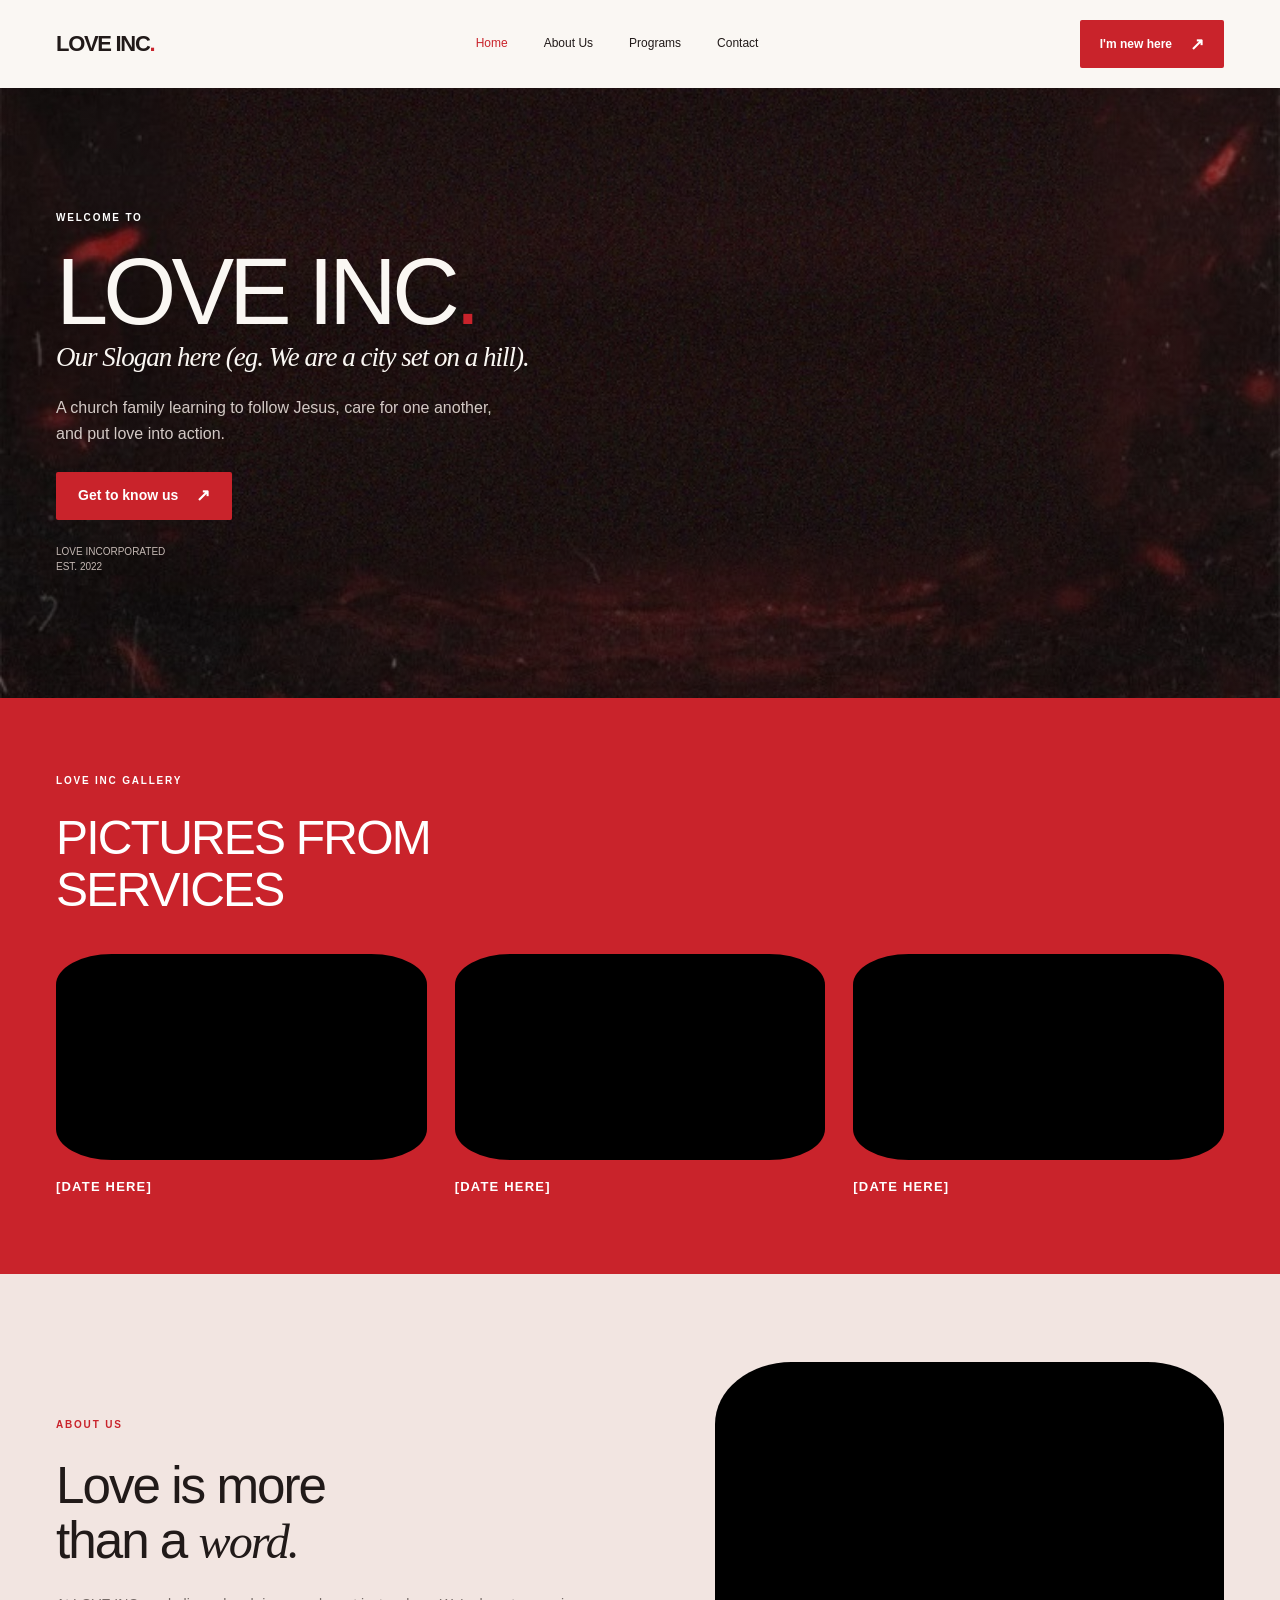
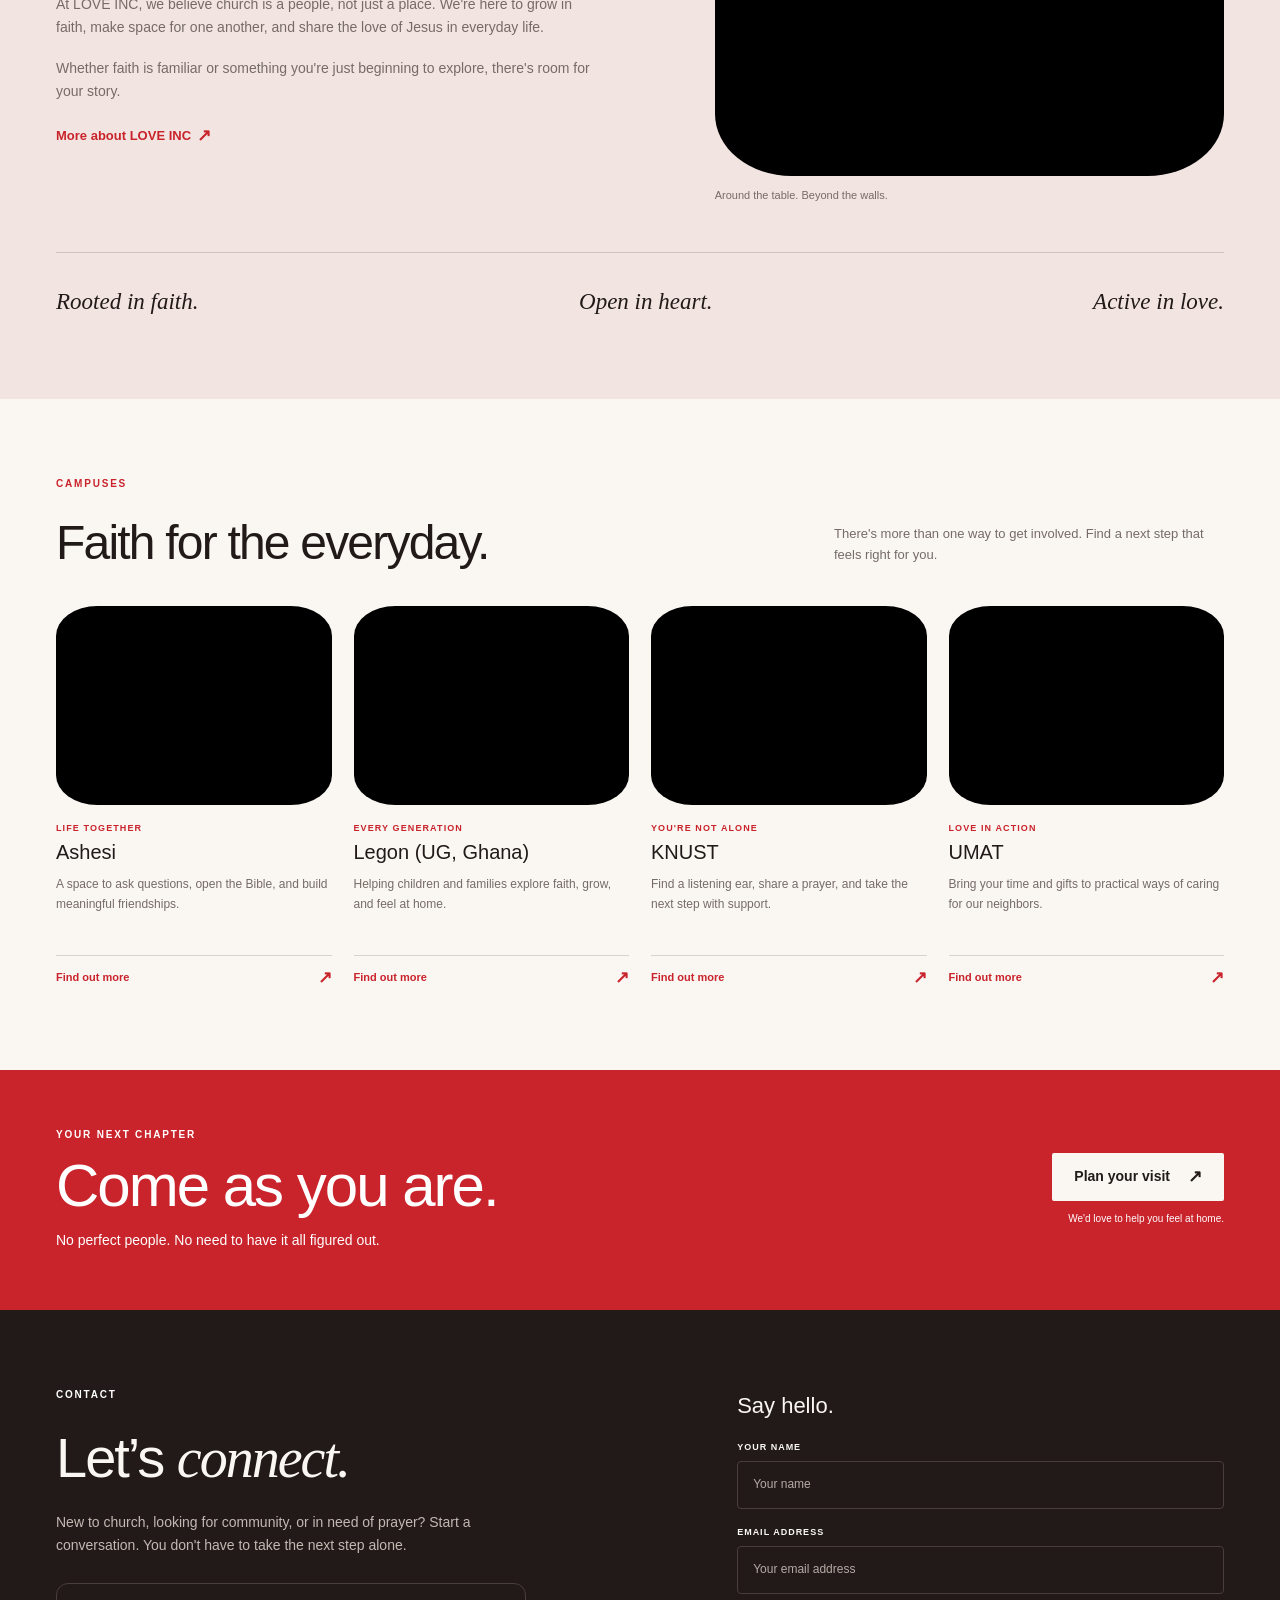
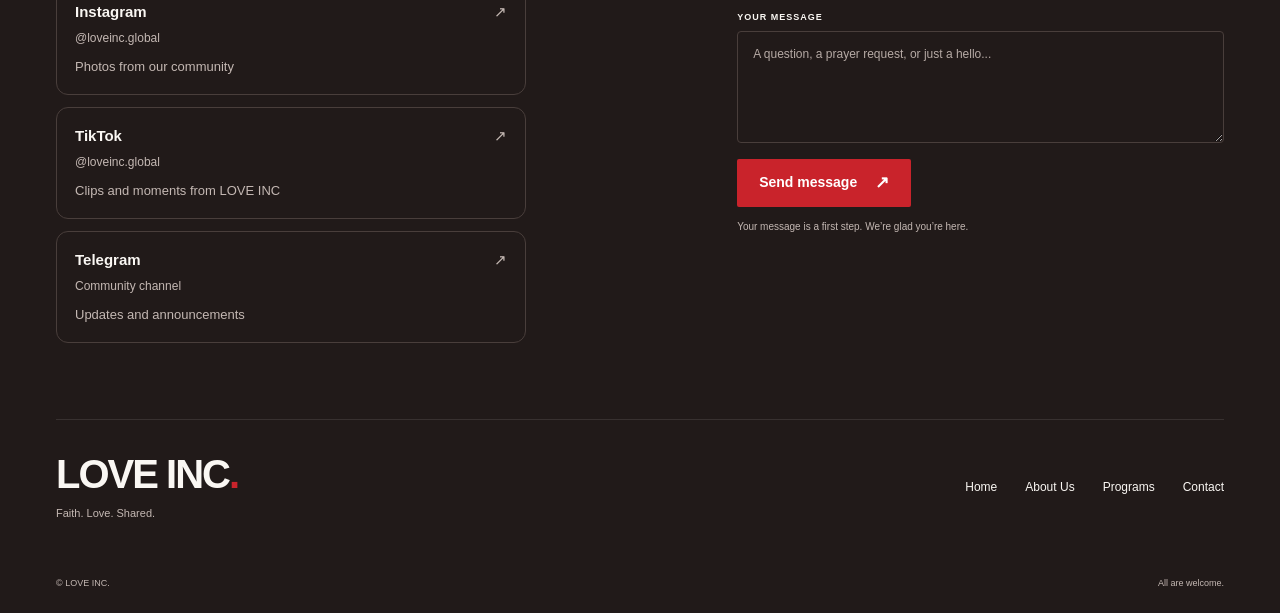
<file: index.html>
<!DOCTYPE html>
<html lang="en">
<head>
    <meta charset="UTF-8">
    <meta name="viewport" content="width=device-width, initial-scale=1.0">
    <meta name="theme-color" content="#211a19">
    <meta name="description" content="A church family learning to follow Jesus, care for one another, and put love into action.">
    <title>LOVE INC. — Faith. Love. Shared.</title>
    <!-- The page-wide theme is in index_css.css; .hero uses hero-fire.jpg. -->
    <link rel="icon" type="image/png" href="favicon.png">
    <link rel="stylesheet" href="index_css.css">
</head>
<body>
    <!-- Header and navigation styling: .site-header, .header-inner, .main-nav, .wordmark, and .header-cta. -->
    <header class="site-header">
        <div class="container header-inner">
            <a class="wordmark" href="#home" aria-label="LOVE INC. home">LOVE INC<span>.</span></a>
            <nav class="main-nav" aria-label="Main navigation">
                <a class="active" href="#home">Home</a>
                <a href="#about">About Us</a>
                <a href="programs.html">Programs</a>
                <a href="#contact">Contact</a>
            </nav>
            <a class="button button-red header-cta" href="#visit">I'm new here <span aria-hidden="true">↗</span></a>
        </div>
    </header>

    <main>
        <!-- Welcome banner styling: .hero, .hero-content, .hero-script, .hero-copy, and .hero-note. -->
        <section class="hero" id="home">
            <div class="container hero-content">
                <p class="eyebrow eyebrow-light">Welcome to</p>
                <h1>LOVE INC<span>.</span></h1>
                <p class="hero-script">Our Slogan here (eg. We are a city set on a hill).</p>
                <p class="hero-copy">A church family learning to follow Jesus, care for one another, and put love into action.</p>
                <a class="button button-red" href="#about">Get to know us <span aria-hidden="true">↗</span></a>
                <p class="hero-note">LOVE INCORPORATED<br>EST. 2022</p>
            </div>
        </section>

        <!-- Red photo gallery styling: .gallery, .gallery-grid, .gallery-card, and .gallery-image. -->
        <section class="gallery section-red" aria-labelledby="gallery-title">
            <div class="container">
                <p class="eyebrow eyebrow-light">Love Inc gallery</p>
                <h2 class="section-title gallery-title" id="gallery-title">Pictures from<br>services</h2>
                <div class="gallery-grid">
                    <article class="gallery-card">
                        <!-- .image-placeholder sets the black fill and rounded corners; .gallery-image sets its shape. -->
                        <div class="image-placeholder gallery-image" role="img" aria-label="Black image placeholder"></div>
                        <p class="eyebrow eyebrow-light">[DATE HERE]</p>
                        
                    </article>
                    <article class="gallery-card">
                        <div class="image-placeholder gallery-image" role="img" aria-label="Black image placeholder"></div>
                        <p class="eyebrow eyebrow-light">[DATE HERE]</p>
                        
                    </article>
                    <article class="gallery-card">
                        <div class="image-placeholder gallery-image" role="img" aria-label="Black image placeholder"></div>
                        <p class="eyebrow eyebrow-light">[DATE HERE]</p>
                        
                    </article>
                </div>
            </div>
        </section>

        <!-- About and values styling: .about-grid, .about-copy, .about-figure, .about-image, and .values-row. -->
        <section class="about section-blush" id="about">
            <div class="container">
                <div class="about-grid">
                    <div class="about-copy">
                        <p class="eyebrow">About us</p>
                        <h2>Love is more<br>than a <em>word.</em></h2>
                        <p>At LOVE INC, we believe church is a people, not just a place. We're here to grow in faith, make space for one another, and share the love of Jesus in everyday life.</p>
                        <p>Whether faith is familiar or something you're just beginning to explore, there's room for your story.</p>
                        <a class="text-link" href="#contact">More about LOVE INC <span aria-hidden="true">↗</span></a>
                    </div>
                    <figure class="about-figure">
                        <div class="image-placeholder about-image" role="img" aria-label="Black image placeholder"></div>
                        <figcaption>Around the table. Beyond the walls.</figcaption>
                    </figure>
                </div>
                <div class="values-row" aria-label="Our values">
                    <p>Rooted in faith.</p>
                    <p>Open in heart.</p>
                    <p>Active in love.</p>
                </div>
            </div>
        </section>

        <!-- Campus cards styling: .programs-heading, .program-grid, .program-card, and .program-image. -->
        <section class="programs" id="campuses">
            <div class="container">
                <p class="eyebrow">CAMPUSES</p>
                <div class="programs-heading">
                    <h2>Faith for the everyday.</h2>
                    <p>There's more than one way to get involved. Find a next step that feels right for you.</p>
                </div>
                <div class="program-grid">
                    <article class="program-card">
                        <!-- .image-placeholder sets the black fill and rounded corners; .program-image sets its shape. -->
                        <div class="image-placeholder program-image" role="img" aria-label="Black image placeholder"></div>
                        <p class="eyebrow">Life together</p>
                        <h3>Ashesi</h3>
                        <p>A space to ask questions, open the Bible, and build meaningful friendships.</p>
                        <a class="program-link" href="#contact">Find out more <span aria-hidden="true">↗</span></a>
                    </article>
                    <article class="program-card">
                        <div class="image-placeholder program-image" role="img" aria-label="Black image placeholder"></div>
                        <p class="eyebrow">Every generation</p>
                        <h3>Legon (UG, Ghana)</h3>
                        <p>Helping children and families explore faith, grow, and feel at home.</p>
                        <a class="program-link" href="#contact">Find out more <span aria-hidden="true">↗</span></a>
                    </article>
                    <article class="program-card">
                        <div class="image-placeholder program-image" role="img" aria-label="Black image placeholder"></div>
                        <p class="eyebrow">You're not alone</p>
                        <h3>KNUST</h3>
                        <p>Find a listening ear, share a prayer, and take the next step with support.</p>
                        <a class="program-link" href="#contact">Find out more <span aria-hidden="true">↗</span></a>
                    </article>
                    <article class="program-card">
                        <div class="image-placeholder program-image" role="img" aria-label="Black image placeholder"></div>
                        <p class="eyebrow">Love in action</p>
                        <h3>UMAT</h3>
                        <p>Bring your time and gifts to practical ways of caring for our neighbors.</p>
                        <a class="program-link" href="#contact">Find out more <span aria-hidden="true">↗</span></a>
                    </article>
                </div>
            </div>
        </section>

        <!-- Visit banner styling: .visit, .visit-inner, .visit-action, and .button-light. -->
        <section class="visit section-red" id="visit">
            <div class="container visit-inner">
                <div>
                    <p class="eyebrow eyebrow-light">Your next chapter</p>
                    <h2>Come as you are.</h2>
                    <p>No perfect people. No need to have it all figured out.</p>
                </div>
                <div class="visit-action">
                    <a class="button button-light" href="#contact">Plan your visit <span aria-hidden="true">↗</span></a>
                    <p>We'd love to help you feel at home.</p>
                </div>
            </div>
        </section>

        <!-- Contact area and footer styling: .contact-grid, .contact-copy, .contact-form, and .site-footer. -->
        <section class="contact section-dark" id="contact">
            <div class="container">
                <div class="contact-grid">
                    <div class="contact-copy">
                        <p class="eyebrow eyebrow-light">Contact</p>
                        <h2>Let’s <em>connect.</em></h2>
                        <p>New to church, looking for community, or in need of prayer? Start a conversation. You don't have to take the next step alone.</p>
                        <div class="social-links" aria-label="LOVE INC social links">
                            <a class="social-card" href="#contact" data-social-link>
                                <span class="social-card-top">
                                    <span class="social-name">Instagram</span>
                                    <span class="social-arrow" aria-hidden="true">↗</span>
                                </span>
                                <span class="social-handle">@loveinc.global</span>
                                <span class="social-description">Photos from our community</span>
                            </a>
                            <a class="social-card" href="#contact" data-social-link>
                                <span class="social-card-top">
                                    <span class="social-name">TikTok</span>
                                    <span class="social-arrow" aria-hidden="true">↗</span>
                                </span>
                                <span class="social-handle">@loveinc.global</span>
                                <span class="social-description">Clips and moments from LOVE INC</span>
                            </a>
                            <a class="social-card" href="#contact" data-social-link>
                                <span class="social-card-top">
                                    <span class="social-name">Telegram</span>
                                    <span class="social-arrow" aria-hidden="true">↗</span>
                                </span>
                                <span class="social-handle">Community channel</span>
                                <span class="social-description">Updates and announcements</span>
                            </a>
                        </div>
                    </div>
                    <form class="contact-form" action="#contact" method="get">
                        <h3>Say hello.</h3>
                        <label for="name">Your name</label>
                        <input id="name" name="name" type="text" placeholder="Your name" autocomplete="name" required>
                        <label for="email">Email address</label>
                        <input id="email" name="email" type="email" placeholder="Your email address" autocomplete="email" required>
                        <label for="message">Your message</label>
                        <textarea id="message" name="message" placeholder="A question, a prayer request, or just a hello..." rows="4" required></textarea>
                        <button class="button button-red" type="submit">Send message <span aria-hidden="true">↗</span></button>
                        <p class="form-note">Your message is a first step. We’re glad you’re here.</p>
                    </form>
                </div>
                <footer class="site-footer">
                    <div class="footer-main">
                        <div>
                            <a class="wordmark footer-wordmark" href="#home">LOVE INC<span>.</span></a>
                            <p>Faith. Love. Shared.</p>
                        </div>
                        <nav class="footer-nav" aria-label="Footer navigation">
                            <a href="#home">Home</a>
                            <a href="#about">About Us</a>
                            <a href="programs.html">Programs</a>
                            <a href="#contact">Contact</a>
                        </nav>
                    </div>
                    <div class="footer-bottom">
                        <span>© LOVE INC.</span>
                        <span>All are welcome.</span>
                    </div>
                </footer>
            </div>
        </section>
    </main>
    <script>
        document.querySelectorAll("[data-social-link]").forEach((link) => {
            link.addEventListener("click", (event) => {
                event.preventDefault();
                window.alert("links yet to be added");
            });
        });
    </script>
</body>
</html>
</file>
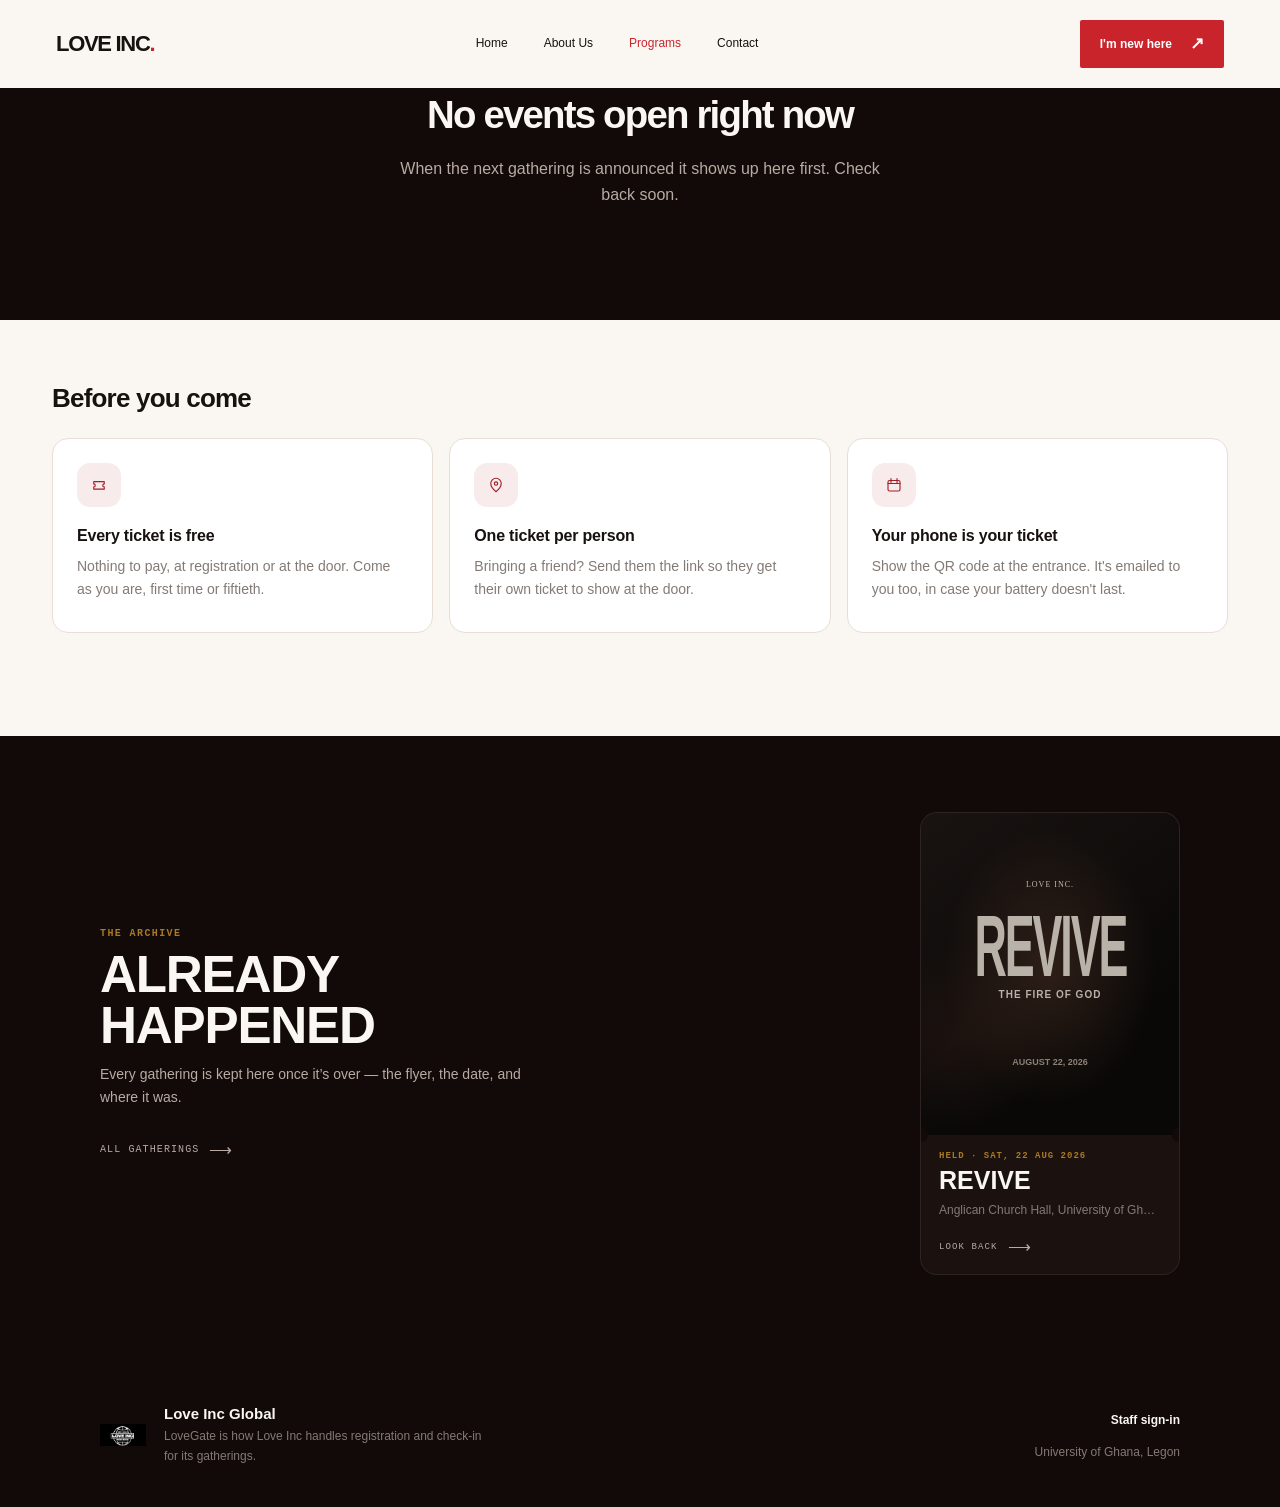
<file: programs.html>
<!DOCTYPE html>
<html lang="en">
<head>
    <meta charset="UTF-8">
    <meta name="viewport" content="width=device-width, initial-scale=1.0">
    <meta name="theme-color" content="#110a08">
    <meta name="description" content="Find upcoming LOVE INC. gatherings and browse the event archive.">
    <title>Programs | LOVE INC.</title>
    <link rel="icon" type="image/png" href="favicon.png">
    <link rel="stylesheet" href="programs_css.css">
</head>
<body>
    <header class="site-header">
        <div class="container header-inner">
            <a class="wordmark" href="index.html#home" aria-label="LOVE INC. home">LOVE INC<span>.</span></a>
            <nav class="main-nav" aria-label="Main navigation">
                <a href="index.html#home">Home</a>
                <a href="index.html#about">About Us</a>
                <a class="active" href="programs.html" aria-current="page">Programs</a>
                <a href="index.html#contact">Contact</a>
            </nav>
            <a class="button button-red header-cta" href="#before-you-come">I'm new here <span aria-hidden="true">↗</span></a>
        </div>
    </header>

    <main>
        <section class="upcoming" id="events" aria-labelledby="upcoming-title">
            <div class="upcoming-content">
                <h1 id="upcoming-title">No events open right now</h1>
                <p>When the next gathering is announced it shows up here first. Check<br class="desktop-break"> back soon.</p>
            </div>
        </section>

        <section class="before-you-come" id="before-you-come" aria-labelledby="before-title">
            <div class="info-container">
                <h2 id="before-title">Before you come</h2>
                <div class="info-grid">
                    <article class="info-card">
                        <span class="info-icon" aria-hidden="true">
                            <svg viewBox="0 0 24 24" fill="none">
                                <path d="M5 7.5h14v3a2 2 0 0 0 0 4v3H5v-3a2 2 0 0 0 0-4v-3Z" />
                            </svg>
                        </span>
                        <h3>Every ticket is free</h3>
                        <p>Nothing to pay, at registration or at the door. Come as you are, first time or fiftieth.</p>
                    </article>
                    <article class="info-card">
                        <span class="info-icon" aria-hidden="true">
                            <svg viewBox="0 0 24 24" fill="none">
                                <path d="M19 10c0 5-7 11-7 11S5 15 5 10a7 7 0 1 1 14 0Z" />
                                <circle cx="12" cy="10" r="2.25" />
                            </svg>
                        </span>
                        <h3>One ticket per person</h3>
                        <p>Bringing a friend? Send them the link so they get their own ticket to show at the door.</p>
                    </article>
                    <article class="info-card">
                        <span class="info-icon" aria-hidden="true">
                            <svg viewBox="0 0 24 24" fill="none">
                                <rect x="4" y="6" width="16" height="14" rx="2" />
                                <path d="M8 3.5v5M16 3.5v5M4 10h16" />
                            </svg>
                        </span>
                        <h3>Your phone is your ticket</h3>
                        <p>Show the QR code at the entrance. It's emailed to you too, in case your battery doesn't last.</p>
                    </article>
                </div>
            </div>
        </section>

        <section class="archive" id="archive" aria-labelledby="archive-title">
            <div class="archive-container">
                <div class="archive-copy">
                    <p class="archive-eyebrow">The archive</p>
                    <h2 id="archive-title">Already happened</h2>
                    <p class="archive-description">Every gathering is kept here once it’s over — the flyer, the date, and where it was.</p>
                    <a class="archive-link" href="#revive">All gatherings <span aria-hidden="true">⟶</span></a>
                </div>
                <article class="event-card" id="revive" aria-label="Past event: Revive">
                    <div class="event-poster" role="img" aria-label="Revive: The Fire of God, August 22, 2026">
                        <span class="poster-mark">LOVE INC.</span>
                        <span class="poster-title">REVIVE</span>
                        <span class="poster-subtitle">THE FIRE OF GOD</span>
                        <span class="poster-date">AUGUST 22, 2026</span>
                    </div>
                    <div class="event-details">
                        <p class="event-date">Held · Sat, 22 Aug 2026</p>
                        <h3>Revive</h3>
                        <p class="event-location">Anglican Church Hall, University of Ghana, Legon</p>
                        <a class="event-link" href="#revive">Look back <span aria-hidden="true">⟶</span></a>
                    </div>
                </article>
            </div>
        </section>
    </main>

    <footer class="site-footer">
        <div class="footer-container">
            <div class="footer-about">
                <a class="footer-brand" href="index.html#home" aria-label="LOVE INC. home">
                    <img src="love_inc_logo.png" alt="">
                </a>
                <div>
                    <h2>Love Inc Global</h2>
                    <p>LoveGate is how Love Inc handles registration and check-in<br class="desktop-break"> for its gatherings.</p>
                </div>
            </div>
            <div class="footer-location">
                <a href="index.html#contact">Staff sign-in</a>
                <p>University of Ghana, Legon</p>
            </div>
        </div>
    </footer>
</body>
</html>
</file>
<file: index_css.css>
/* Shared color, spacing, and sizing values used throughout the HTML page. */
:root {
    color-scheme: light;
    --ink: #211a19;
    --paper: #faf7f3;
    --blush: #f2e5e1;
    --red: #c9232b;
    --red-dark: #b51e26;
    --muted: #766b67;
    --rule: rgba(33, 26, 25, 0.16);
    --content-width: 1280px;
}

/* Base rules for every HTML section, link, form control, and shared .container. */
* {
    box-sizing: border-box;
}

html {
    scroll-behavior: smooth;
    scroll-padding-top: 5rem;
}

body {
    margin: 0;
    background: var(--paper);
    color: var(--ink);
    font-family: Arial, Helvetica, sans-serif;
    font-size: 15px;
    line-height: 1.65;
    -webkit-font-smoothing: antialiased;
}

a {
    color: inherit;
    text-decoration: none;
}

button,
input,
textarea {
    font: inherit;
}

a:focus-visible,
button:focus-visible,
input:focus-visible,
textarea:focus-visible {
    outline: 2px solid currentColor;
    outline-offset: 4px;
}

.container {
    width: min(var(--content-width), calc(100% - 112px));
    margin-inline: auto;
}

/* Site header and wordmark: <header class="site-header"> and its .header-inner contents. */
.site-header {
    position: relative;
    z-index: 1;
    background: var(--paper);
}

.header-inner {
    min-height: 88px;
    display: flex;
    align-items: center;
    justify-content: space-between;
    gap: 32px;
}

.wordmark {
    flex-shrink: 0;
    font-size: 22px;
    font-weight: 800;
    letter-spacing: -1.3px;
    line-height: 1;
}

.wordmark span,
.hero h1 span {
    color: var(--red);
}

.main-nav,
.footer-nav {
    display: flex;
    align-items: center;
    gap: 36px;
}

.main-nav {
    margin-left: auto;
    margin-right: auto;
}

.main-nav a,
.footer-nav a {
    font-size: 12px;
    transition: color 160ms ease;
}

.main-nav a:hover,
.main-nav a.active,
.footer-nav a:hover {
    color: var(--red);
}

/* Reusable links and buttons: .button is shared by the header, hero, visit, and contact form. */
.button {
    min-height: 48px;
    display: inline-flex;
    align-items: center;
    justify-content: center;
    gap: 18px;
    padding: 0 22px;
    border: 0;
    border-radius: 2px;
    font-size: 14px;
    font-weight: 700;
    line-height: 1.2;
    transition: background-color 160ms ease, color 160ms ease;
}

.button span,
.text-link span,
.program-link span {
    font-size: 17px;
    line-height: 1;
}

.button-red {
    background: var(--red);
    color: #fff;
}

.button-red:hover {
    background: var(--red-dark);
}

.header-cta {
    min-height: 48px;
    padding-inline: 20px;
    font-size: 12px;
}

/* Welcome section: <section class="hero"> and its .hero-content children. */
.hero {
    min-height: 610px;
    display: flex;
    align-items: center;
    background:
        linear-gradient(rgba(33, 26, 25, 0.2), rgba(33, 26, 25, 0.2)),
        url("hero-fire.jpg") center 72% / cover no-repeat;
    color: var(--paper);
}

.hero-content {
    padding-block: 96px;
}

.eyebrow {
    margin: 0 0 20px;
    color: var(--red);
    font-size: 10px;
    font-weight: 700;
    letter-spacing: 1.8px;
    line-height: 1.4;
    text-transform: uppercase;
}

.eyebrow-light {
    color: #fff;
}

.hero .eyebrow {
    margin-bottom: 22px;
}

.hero h1 {
    margin: 0;
    font-size: clamp(58px, 8vw, 94px);
    font-weight: 400;
    letter-spacing: -5px;
    line-height: 0.95;
}

.hero-script,
.about-copy h2 em,
.values-row p,
.contact-copy h2 em {
    font-family: Georgia, "Times New Roman", serif;
    font-style: italic;
}

.hero-script {
    max-width: 640px;
    margin: 4px 0 22px;
    font-size: clamp(18px, 2.4vw, 27px);
    letter-spacing: -1px;
    line-height: 1.2;
}

.hero-copy {
    max-width: 440px;
    margin: 0 0 24px;
    color: #d3c9c5;
    font-size: 16px;
}

.hero-note {
    margin: 24px 0 0;
    color: #c4b8b3;
    font-size: 10px;
    line-height: 1.55;
}

/* Section helpers shared by the gallery and visit sections; .eyebrow styles section labels. */
.section-red {
    background: var(--red);
    color: #fff;
}

/* Gallery cards: <section class="gallery">, .gallery-grid, .gallery-card, and .gallery-image. */
.gallery {
    padding-block: 76px 78px;
}

.gallery .eyebrow {
    margin-bottom: 24px;
}

.section-title {
    margin: 0;
    font-size: clamp(36px, 4vw, 48px);
    font-weight: 500;
    letter-spacing: -1.8px;
    line-height: 1.08;
    text-transform: uppercase;
}

.gallery-title {
    margin-bottom: 38px;
}

.gallery-grid {
    display: grid;
    grid-template-columns: repeat(3, minmax(0, 1fr));
    gap: 28px;
}

.gallery-card h3,
.program-card h3 {
    margin: 6px 0 8px;
    font-size: 22px;
    font-weight: 500;
    line-height: 1.25;
}

/* Black rounded boxes used by .gallery-image, .about-image, and .program-image in index.html. */
.image-placeholder {
    background: #000;
    border-radius: 15%;
}

.gallery-image {
    width: 100%;
    aspect-ratio: 1.8 / 1;
    margin-bottom: 18px;
}

.gallery-card .eyebrow {
    margin-bottom: 0;
    font-size: 9px;
    letter-spacing: 1.2px;
}

.gallery-card > p:last-child {
    margin: 0;
    font-size: 13px;
}

/* About section surface and layout: .about-grid, .about-copy, and .about-figure. */
.section-blush {
    background: var(--blush);
}

.about {
    padding-block: 88px 78px;
}

.about-grid {
    display: grid;
    grid-template-columns: 1fr 0.94fr;
    align-items: center;
    gap: 10%;
}

.about-copy {
    max-width: 540px;
}

.about-copy .eyebrow {
    margin-bottom: 26px;
}

.about-copy h2,
.contact-copy h2 {
    margin: 0 0 24px;
    font-size: clamp(38px, 4vw, 52px);
    font-weight: 500;
    letter-spacing: -2px;
    line-height: 1.08;
}

.about-copy h2 em {
    font-size: 0.94em;
    font-weight: 400;
}

.about-copy > p:not(.eyebrow) {
    margin: 0 0 18px;
    color: var(--muted);
    font-size: 14px;
}

.text-link {
    display: inline-flex;
    align-items: center;
    gap: 6px;
    margin-top: 4px;
    color: var(--red);
    font-size: 13px;
    font-weight: 700;
}

.about-figure {
    margin: 0;
}

.about-image {
    width: 100%;
    aspect-ratio: 1.23 / 1;
}

.about-figure figcaption {
    margin-top: 10px;
    color: var(--muted);
    font-size: 11px;
}

/* Values row below the about copy and image: <div class="values-row">. */
.values-row {
    display: flex;
    justify-content: space-between;
    gap: 24px;
    margin-top: 48px;
    padding-top: 30px;
    border-top: 1px solid var(--rule);
}

.values-row p {
    margin: 0;
    font-size: 23px;
}

/* Program section heading and cards: .programs-heading, .program-grid, and .program-card. */
.programs {
    padding-block: 78px 84px;
}

.programs > .container > .eyebrow {
    margin-bottom: 26px;
}

.programs-heading {
    display: flex;
    align-items: end;
    justify-content: space-between;
    gap: 48px;
    margin-bottom: 36px;
}

.programs-heading h2 {
    margin: 0;
    font-size: clamp(34px, 4vw, 48px);
    font-weight: 500;
    letter-spacing: -1.8px;
    line-height: 1.1;
}

.programs-heading > p {
    max-width: 390px;
    margin: 0 0 4px;
    color: var(--muted);
    font-size: 13px;
}

.program-grid {
    display: grid;
    grid-template-columns: repeat(4, minmax(0, 1fr));
    gap: 22px;
}

.program-image {
    width: 100%;
    aspect-ratio: 1.38 / 1;
    margin-bottom: 17px;
}

.program-card .eyebrow {
    margin-bottom: 5px;
    font-size: 9px;
    letter-spacing: 1.1px;
}

.program-card h3 {
    margin: 0 0 10px;
    font-size: 20px;
}

.program-card > p:not(.eyebrow) {
    min-height: 66px;
    margin: 0 0 14px;
    color: var(--muted);
    font-size: 12px;
}

.program-link {
    display: flex;
    align-items: center;
    justify-content: space-between;
    padding-top: 12px;
    border-top: 1px solid var(--rule);
    color: var(--red);
    font-size: 11px;
    font-weight: 700;
}

/* Visit call-to-action: <section class="visit"> and its .visit-inner content. */
.visit {
    padding-block: 58px;
}

.visit-inner {
    display: flex;
    align-items: center;
    justify-content: space-between;
    gap: 36px;
}

.visit .eyebrow {
    margin-bottom: 12px;
}

.visit h2 {
    margin: 0;
    font-size: clamp(42px, 5vw, 60px);
    font-weight: 500;
    letter-spacing: -2px;
    line-height: 1.05;
}

.visit-inner > div:first-child > p:last-child {
    margin: 12px 0 0;
    font-size: 14px;
}

.visit-action {
    display: flex;
    flex-direction: column;
    align-items: flex-end;
    gap: 10px;
}

.button-light {
    background: var(--paper);
    color: var(--ink);
}

.button-light:hover {
    background: #fff;
}

.visit-action > p {
    margin: 0;
    font-size: 10px;
}

/* Dark surface for <section class="contact">; the nested footer inherits its text colors. */
.section-dark {
    background: var(--ink);
    color: var(--paper);
}

/* Contact details and form: .contact-grid, .contact-copy, and .contact-form. */
.contact {
    padding-top: 78px;
}

.contact-grid {
    display: grid;
    grid-template-columns: 1fr 0.9fr;
    gap: 12%;
    padding-bottom: 76px;
}

.contact-copy {
    max-width: 470px;
}

.contact-copy .eyebrow {
    margin-bottom: 26px;
}

.contact-copy h2 {
    margin-bottom: 22px;
    font-size: clamp(42px, 4.5vw, 56px);
}

.contact-copy h2 em {
    font-weight: 400;
}

.contact-copy > p:not(.eyebrow) {
    max-width: 430px;
    margin: 0;
    color: #c4b8b3;
    font-size: 14px;
}

/* Social cards below the contact introduction: .social-links and .social-card in index.html. */
.social-links {
    display: grid;
    gap: 12px;
    margin-top: 26px;
}

.social-card {
    display: block;
    padding: 16px 18px;
    border: 1px solid #493e3b;
    border-radius: 12px;
    color: var(--paper);
    transition: background-color 160ms ease, border-color 160ms ease;
}

.social-card:hover {
    border-color: #78635e;
    background: rgba(255, 255, 255, 0.04);
}

.social-card:focus-visible {
    outline-color: var(--paper);
}

.social-card-top {
    display: flex;
    align-items: center;
    justify-content: space-between;
    gap: 16px;
}

.social-name {
    font-size: 15px;
    font-weight: 700;
}

.social-arrow {
    color: #c4b8b3;
    font-size: 15px;
}

.social-handle,
.social-description {
    display: block;
    margin-top: 4px;
    color: #c4b8b3;
    font-size: 12px;
}

.social-description {
    margin-top: 8px;
    font-size: 13px;
}

.contact-form {
    display: flex;
    flex-direction: column;
    align-items: flex-start;
}

.contact-form h3 {
    margin: 0 0 16px;
    font-size: 22px;
    font-weight: 400;
}

.contact-form label {
    margin: 0 0 6px;
    font-size: 9px;
    font-weight: 700;
    letter-spacing: 1px;
    text-transform: uppercase;
}

.contact-form input,
.contact-form textarea {
    width: 100%;
    margin-bottom: 16px;
    padding: 13px 15px;
    border: 1px solid #493e3b;
    border-radius: 4px;
    background: transparent;
    color: var(--paper);
    font-size: 12px;
}

.contact-form input::placeholder,
.contact-form textarea::placeholder {
    color: #b6aaa5;
    opacity: 1;
}

.contact-form textarea {
    min-height: 112px;
    resize: vertical;
}

.contact-form .button {
    cursor: pointer;
}

.form-note {
    margin: 12px 0 0;
    color: #c4b8b3;
    font-size: 10px;
}

/* Footer layout inside the contact section: .site-footer, .footer-main, and .footer-nav. */
.site-footer {
    padding-block: 34px 22px;
    border-top: 1px solid rgba(255, 255, 255, 0.1);
}

.footer-main {
    display: flex;
    align-items: center;
    justify-content: space-between;
    gap: 30px;
}

.footer-wordmark {
    display: inline-block;
    font-size: 40px;
    letter-spacing: -2px;
}

.footer-main > div > p {
    margin: 8px 0 0;
    color: #c4b8b3;
    font-size: 11px;
}

.footer-nav {
    gap: 28px;
}

.footer-bottom {
    display: flex;
    justify-content: space-between;
    margin-top: 54px;
    color: #c4b8b3;
    font-size: 9px;
}

/* Tablet overrides for the same header, hero, about, program, and contact HTML classes above. */
@media (max-width: 800px) {
    .container {
        width: min(100% - 56px, var(--content-width));
    }

    .header-inner {
        min-height: 76px;
        gap: 18px;
    }

    .main-nav {
        gap: 20px;
    }

    .header-cta {
        padding-inline: 14px;
    }

    .hero {
        min-height: 540px;
    }

    .gallery-grid {
        gap: 18px;
    }

    .about-grid {
        grid-template-columns: 1fr 0.9fr;
        gap: 7%;
    }

    .program-grid {
        grid-template-columns: repeat(2, minmax(0, 1fr));
        row-gap: 32px;
    }

    .program-card > p:not(.eyebrow) {
        min-height: auto;
    }

    .contact-grid {
        gap: 8%;
    }
}

/* Phone overrides: stack navigation, section grids, visit content, contact, and footer. */
@media (max-width: 600px) {
    html {
        scroll-padding-top: 1rem;
    }

    .container {
        width: calc(100% - 40px);
    }

    .header-inner {
        min-height: auto;
        flex-wrap: wrap;
        padding-block: 20px 14px;
    }

    .wordmark {
        font-size: 20px;
    }

    .header-cta {
        min-height: 40px;
        margin-left: auto;
        font-size: 11px;
    }

    .main-nav {
        order: 1;
        width: 100%;
        justify-content: space-between;
        gap: 12px;
        margin: 0;
        padding-top: 8px;
        border-top: 1px solid var(--rule);
    }

    .main-nav a {
        font-size: 11px;
    }

    .hero {
        min-height: 500px;
    }

    .hero-content {
        padding-block: 72px;
    }

    .hero h1 {
        font-size: clamp(50px, 13vw, 72px);
        letter-spacing: -3px;
    }

    .hero-script {
        font-size: 19px;
    }

    .hero-copy {
        max-width: 360px;
        font-size: 14px;
    }

    .gallery,
    .about,
    .programs {
        padding-block: 58px;
    }

    .section-title {
        font-size: 38px;
    }

    .gallery-grid {
        grid-template-columns: 1fr;
        gap: 30px;
    }

    .gallery-image {
        aspect-ratio: 1.7 / 1;
    }

    .about-grid {
        grid-template-columns: 1fr;
        gap: 32px;
    }

    .about-copy h2 {
        font-size: 42px;
    }

    .about-image {
        aspect-ratio: 1.35 / 1;
    }

    .values-row {
        flex-wrap: wrap;
        gap: 14px 26px;
        margin-top: 34px;
        padding-top: 24px;
    }

    .values-row p {
        font-size: 19px;
    }

    .programs-heading {
        display: block;
        margin-bottom: 28px;
    }

    .programs-heading h2 {
        margin-bottom: 12px;
        font-size: 36px;
    }

    .program-grid {
        grid-template-columns: 1fr;
        gap: 28px;
    }

    .program-image {
        aspect-ratio: 1.65 / 1;
    }

    .program-card h3 {
        font-size: 21px;
    }

    .visit {
        padding-block: 44px;
    }

    .visit-inner {
        align-items: flex-start;
        flex-direction: column;
        gap: 26px;
    }

    .visit h2 {
        font-size: 42px;
    }

    .visit-action {
        align-items: flex-start;
    }

    .contact {
        padding-top: 58px;
    }

    .contact-grid {
        grid-template-columns: 1fr;
        gap: 42px;
        padding-bottom: 52px;
    }

    .footer-main {
        align-items: flex-start;
        flex-direction: column;
        gap: 26px;
    }

    .footer-nav {
        flex-wrap: wrap;
        gap: 14px 24px;
    }

    .footer-bottom {
        margin-top: 36px;
    }
}

/* Respect the visitor's reduced-motion preference for page scrolling and transitions. */
@media (prefers-reduced-motion: reduce) {
    html {
        scroll-behavior: auto;
    }

    *,
    *::before,
    *::after {
        transition-duration: 0.01ms !important;
    }
}
</file>
<file: programs_css.css>
:root {
    color-scheme: light;
    --ink: #17110f;
    --paper: #faf7f3;
    --dark: #110a08;
    --dark-card: #1b110e;
    --muted: #847a75;
    --red: #c9232b;
    --gold: #a97924;
    --line: #e8ded5;
    --content-width: 1280px;
}

* {
    box-sizing: border-box;
}

html {
    scroll-behavior: smooth;
}

body {
    margin: 0;
    background: var(--paper);
    color: var(--ink);
    font-family: Arial, Helvetica, sans-serif;
    font-size: 15px;
    line-height: 1.65;
    -webkit-font-smoothing: antialiased;
}

a {
    color: inherit;
    text-decoration: none;
}

a:focus-visible {
    outline: 2px solid currentColor;
    outline-offset: 4px;
}

.container {
    width: min(var(--content-width), calc(100% - 112px));
    margin-inline: auto;
}

.site-header {
    position: relative;
    z-index: 1;
    background: var(--paper);
}

.header-inner {
    min-height: 88px;
    display: flex;
    align-items: center;
    justify-content: space-between;
    gap: 32px;
}

.wordmark {
    flex-shrink: 0;
    font-size: 22px;
    font-weight: 800;
    letter-spacing: -1.3px;
    line-height: 1;
}

.wordmark span {
    color: var(--red);
}

.main-nav {
    display: flex;
    align-items: center;
    gap: 36px;
    margin-inline: auto;
}

.main-nav a {
    font-size: 12px;
    transition: color 160ms ease;
}

.main-nav a:hover,
.main-nav a.active {
    color: var(--red);
}

.button {
    min-height: 48px;
    display: inline-flex;
    align-items: center;
    justify-content: center;
    gap: 18px;
    padding: 0 22px;
    border-radius: 2px;
    font-size: 14px;
    font-weight: 700;
    line-height: 1.2;
}

.button-red {
    background: var(--red);
    color: #fff;
    transition: background-color 160ms ease;
}

.button-red:hover {
    background: #b51e26;
}

.button span {
    font-size: 17px;
}

.header-cta {
    min-height: 48px;
    padding-inline: 20px;
    font-size: 12px;
}

.upcoming {
    min-height: 232px;
    display: grid;
    place-items: start center;
    padding: 4px 24px 48px;
    background: var(--dark);
    color: var(--paper);
    text-align: center;
}

.upcoming-content h1 {
    margin: 0 0 18px;
    font-size: clamp(30px, 3vw, 46px);
    font-weight: 700;
    letter-spacing: -1.8px;
    line-height: 1.2;
}

.upcoming-content p {
    margin: 0;
    color: #b9aaa3;
    font-size: 16px;
}

.before-you-come {
    min-height: 416px;
    padding: 62px 24px 72px;
    background: var(--paper);
}

.info-container {
    width: min(1176px, 100%);
    margin-inline: auto;
}

.info-container > h2 {
    margin: 0 0 22px;
    font-size: 26px;
    font-weight: 700;
    letter-spacing: -0.8px;
    line-height: 1.3;
}

.info-grid {
    display: grid;
    grid-template-columns: repeat(3, minmax(0, 1fr));
    gap: 16px;
}

.info-card {
    min-height: 195px;
    padding: 24px;
    border: 1px solid var(--line);
    border-radius: 16px;
    background: #fff;
}

.info-icon {
    width: 44px;
    height: 44px;
    display: grid;
    place-items: center;
    margin-bottom: 18px;
    border-radius: 13px;
    background: #f7ebeb;
    color: #a41f28;
}

.info-icon svg {
    width: 18px;
    height: 18px;
    stroke: currentColor;
    stroke-linecap: round;
    stroke-linejoin: round;
    stroke-width: 1.5;
}

.info-card h3 {
    margin: 0 0 8px;
    font-size: 16px;
    font-weight: 700;
    letter-spacing: -0.2px;
    line-height: 1.4;
}

.info-card p {
    margin: 0;
    color: var(--muted);
    font-size: 14px;
    line-height: 1.65;
}

.archive {
    min-height: 600px;
    display: flex;
    align-items: center;
    padding: 76px 24px;
    background: var(--dark);
    color: var(--paper);
}

.archive-container {
    width: min(1080px, 100%);
    display: grid;
    grid-template-columns: 1fr 260px;
    align-items: center;
    gap: 12%;
    margin-inline: auto;
}

.archive-copy {
    max-width: 460px;
}

.archive-eyebrow,
.event-date {
    color: var(--gold);
    font-family: "Courier New", monospace;
    font-size: 10px;
    font-weight: 700;
    letter-spacing: 1.4px;
    line-height: 1.4;
    text-transform: uppercase;
}

.archive-eyebrow {
    margin: 0 0 8px;
}

.archive-copy h2 {
    margin: 0 0 12px;
    font-family: Impact, "Arial Narrow", sans-serif;
    font-size: clamp(38px, 4vw, 52px);
    font-stretch: condensed;
    font-weight: 800;
    letter-spacing: -1.2px;
    line-height: 1;
    text-transform: uppercase;
}

.archive-description {
    max-width: 440px;
    margin: 0 0 26px;
    color: #b9aaa3;
    font-size: 14px;
}

.archive-link,
.event-link {
    display: inline-flex;
    align-items: center;
    gap: 10px;
    color: #b9aaa3;
    font-family: "Courier New", monospace;
    font-size: 10px;
    letter-spacing: 1.1px;
    text-transform: uppercase;
}

.archive-link span,
.event-link span {
    font-size: 16px;
    line-height: 1;
}

.archive-link:hover,
.event-link:hover {
    color: var(--paper);
}

.event-card {
    overflow: hidden;
    border: 1px solid rgba(255, 255, 255, 0.08);
    border-radius: 17px;
    background: var(--dark-card);
}

.event-poster {
    min-height: 322px;
    display: flex;
    flex-direction: column;
    align-items: center;
    justify-content: center;
    padding: 24px;
    background:
        radial-gradient(ellipse at 50% 48%, rgba(128, 79, 57, 0.28), transparent 58%),
        radial-gradient(ellipse at 15% 70%, rgba(82, 44, 34, 0.22), transparent 28%),
        linear-gradient(145deg, #191311, #090807 72%);
    text-align: center;
}

.poster-mark {
    margin-bottom: 28px;
    color: #c2b9b1;
    font-family: Georgia, "Times New Roman", serif;
    font-size: 8px;
    letter-spacing: 1px;
}

.poster-title {
    color: #b8b2a9;
    font-family: Impact, "Arial Narrow", sans-serif;
    font-size: 64px;
    font-weight: 900;
    letter-spacing: -3px;
    line-height: 0.9;
    transform: scaleX(0.7) scaleY(1.35);
}

.poster-subtitle {
    margin-top: 10px;
    color: #b8b2a9;
    font-family: "Arial Narrow", Arial, sans-serif;
    font-size: 10px;
    font-weight: 700;
    letter-spacing: 1px;
}

.poster-date {
    margin-top: 52px;
    color: #8b8076;
    font-family: "Arial Narrow", Arial, sans-serif;
    font-size: 9px;
    font-weight: 700;
}

.event-details {
    position: relative;
    padding: 15px 18px 17px;
}

.event-details::before,
.event-details::after {
    position: absolute;
    top: -7px;
    width: 14px;
    height: 14px;
    border-radius: 50%;
    background: var(--dark);
    content: "";
}

.event-details::before {
    left: -7px;
}

.event-details::after {
    right: -7px;
}

.event-date {
    margin: 0 0 5px;
    font-size: 9px;
    letter-spacing: 1px;
}

.event-details h3 {
    margin: 0 0 4px;
    font-family: Impact, "Arial Narrow", sans-serif;
    font-size: 25px;
    line-height: 1;
    text-transform: uppercase;
}

.event-location {
    overflow: hidden;
    margin: 8px 0 12px;
    color: var(--muted);
    font-size: 12px;
    text-overflow: ellipsis;
    white-space: nowrap;
}

.event-link {
    color: #b9aaa3;
    font-size: 9px;
}

.site-footer {
    min-height: 148px;
    padding: 52px 24px 40px;
    background: var(--dark);
    color: var(--paper);
}

.footer-container {
    width: min(1080px, 100%);
    display: flex;
    align-items: center;
    justify-content: space-between;
    gap: 32px;
    margin-inline: auto;
}

.footer-about {
    display: flex;
    align-items: center;
    gap: 18px;
}

.footer-brand {
    width: 46px;
    height: 46px;
    flex: 0 0 46px;
    display: grid;
    place-items: center;
}

.footer-brand img {
    width: 100%;
    height: 100%;
    object-fit: contain;
}

.footer-about h2 {
    margin: 0 0 3px;
    font-size: 15px;
    line-height: 1.4;
}

.footer-about p,
.footer-location p {
    margin: 0;
    color: var(--muted);
    font-size: 12px;
}

.footer-location {
    text-align: right;
}

.footer-location a {
    display: inline-block;
    margin-bottom: 12px;
    font-size: 12px;
    font-weight: 700;
}

.footer-location a:hover {
    color: #d3c4ba;
}

@media (max-width: 800px) {
    .container {
        width: min(100% - 56px, var(--content-width));
    }

    .header-inner {
        min-height: 76px;
        gap: 18px;
    }

    .main-nav {
        gap: 20px;
    }

    .header-cta {
        padding-inline: 14px;
    }

    .archive-container {
        grid-template-columns: minmax(0, 1fr) 240px;
        gap: 8%;
    }

    .event-poster {
        min-height: 300px;
    }
}

@media (max-width: 600px) {
    .container {
        width: calc(100% - 40px);
    }

    .header-inner {
        min-height: auto;
        flex-wrap: wrap;
        padding-block: 20px 14px;
    }

    .wordmark {
        font-size: 20px;
    }

    .header-cta {
        min-height: 40px;
        margin-left: auto;
        font-size: 11px;
    }

    .main-nav {
        order: 1;
        width: 100%;
        justify-content: space-between;
        gap: 12px;
        margin: 0;
        padding-top: 8px;
        border-top: 1px solid rgba(33, 26, 25, 0.16);
    }

    .main-nav a {
        font-size: 11px;
    }

    .upcoming {
        min-height: 230px;
        padding: 38px 20px 44px;
    }

    .upcoming-content h1 {
        margin-bottom: 14px;
        font-size: 32px;
        letter-spacing: -1.2px;
    }

    .upcoming-content p {
        font-size: 14px;
    }

    .desktop-break {
        display: none;
    }

    .before-you-come {
        min-height: auto;
        padding: 48px 20px 56px;
    }

    .info-container > h2 {
        font-size: 24px;
    }

    .info-grid {
        grid-template-columns: 1fr;
        gap: 12px;
    }

    .info-card {
        min-height: auto;
        padding: 22px;
    }

    .archive {
        min-height: auto;
        padding: 70px 20px;
    }

    .archive-container {
        grid-template-columns: 1fr;
        gap: 40px;
    }

    .archive-copy h2 {
        font-size: 42px;
    }

    .event-card {
        width: min(100%, 320px);
        justify-self: center;
    }

    .event-poster {
        min-height: 340px;
    }

    .footer-container {
        align-items: flex-start;
        flex-direction: column;
        gap: 30px;
    }

    .footer-about {
        align-items: flex-start;
    }

    .footer-location {
        text-align: left;
        padding-left: 64px;
    }
}
</file>
